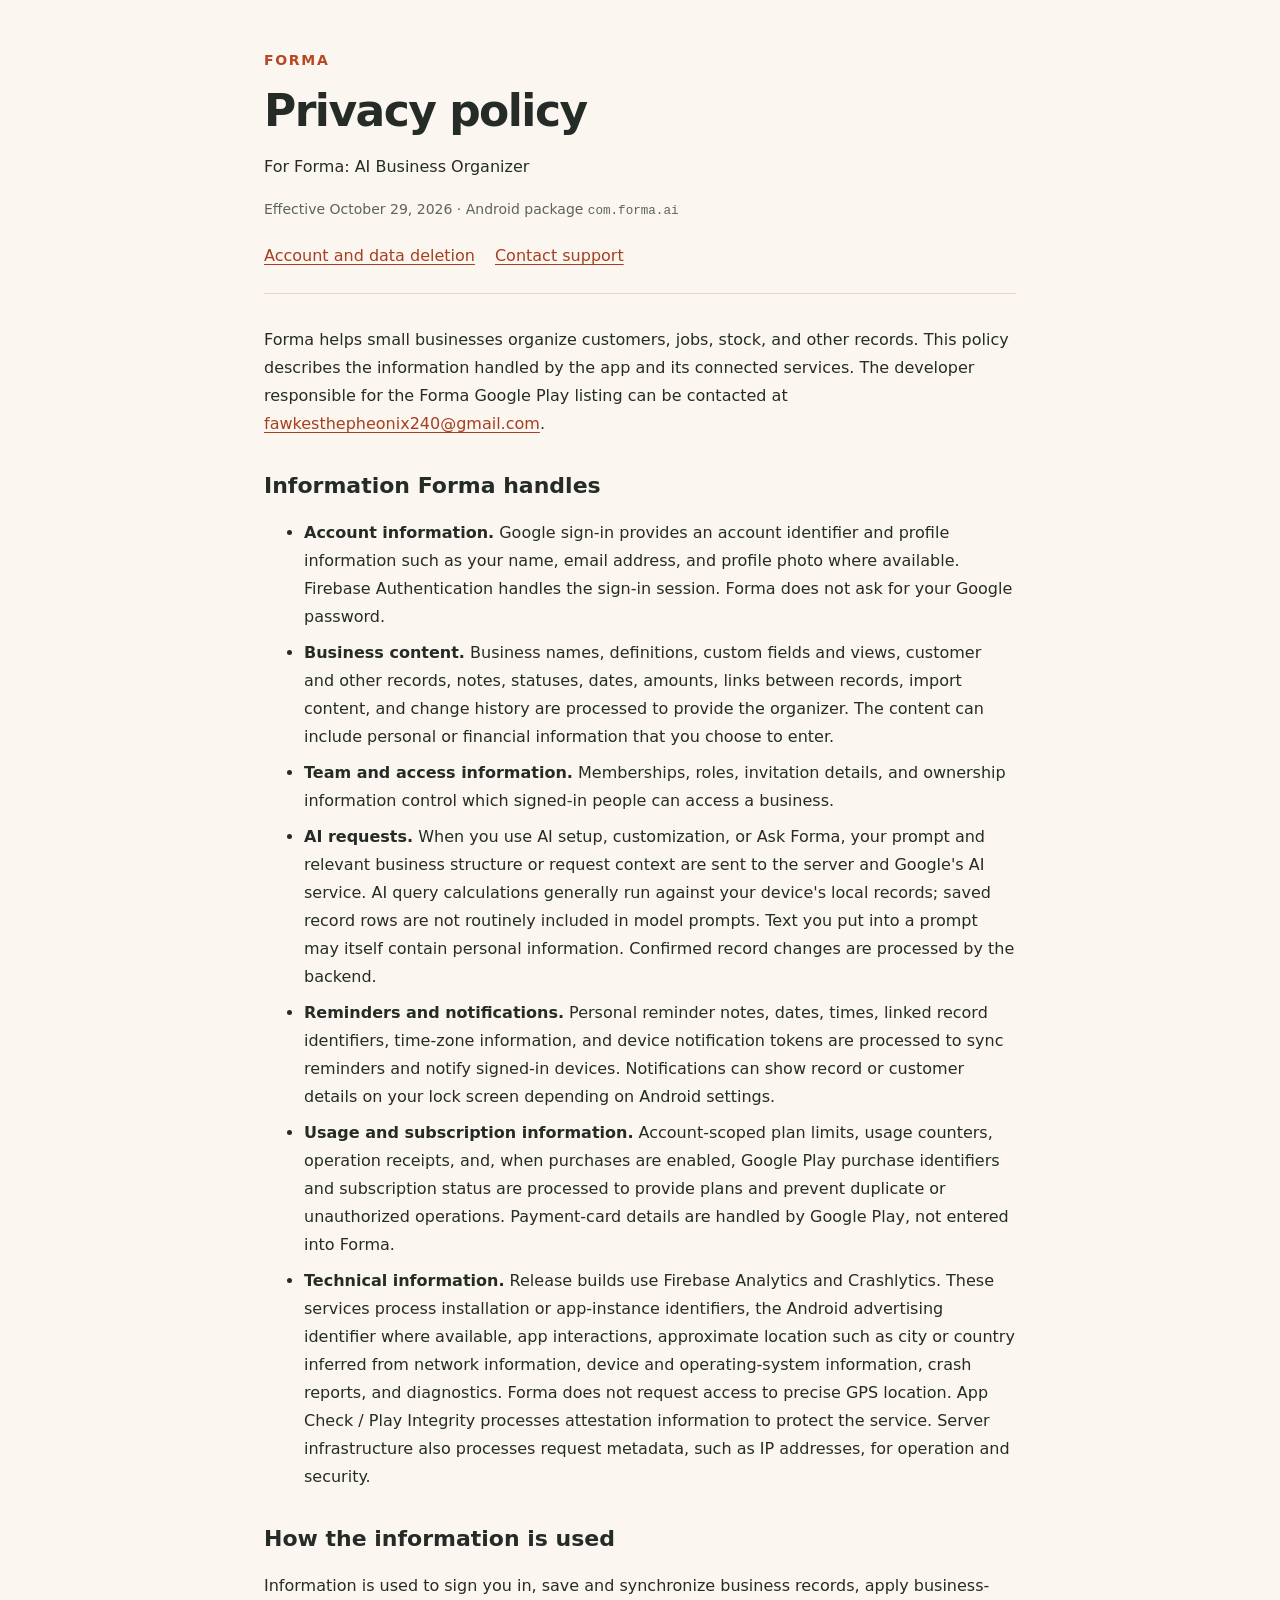
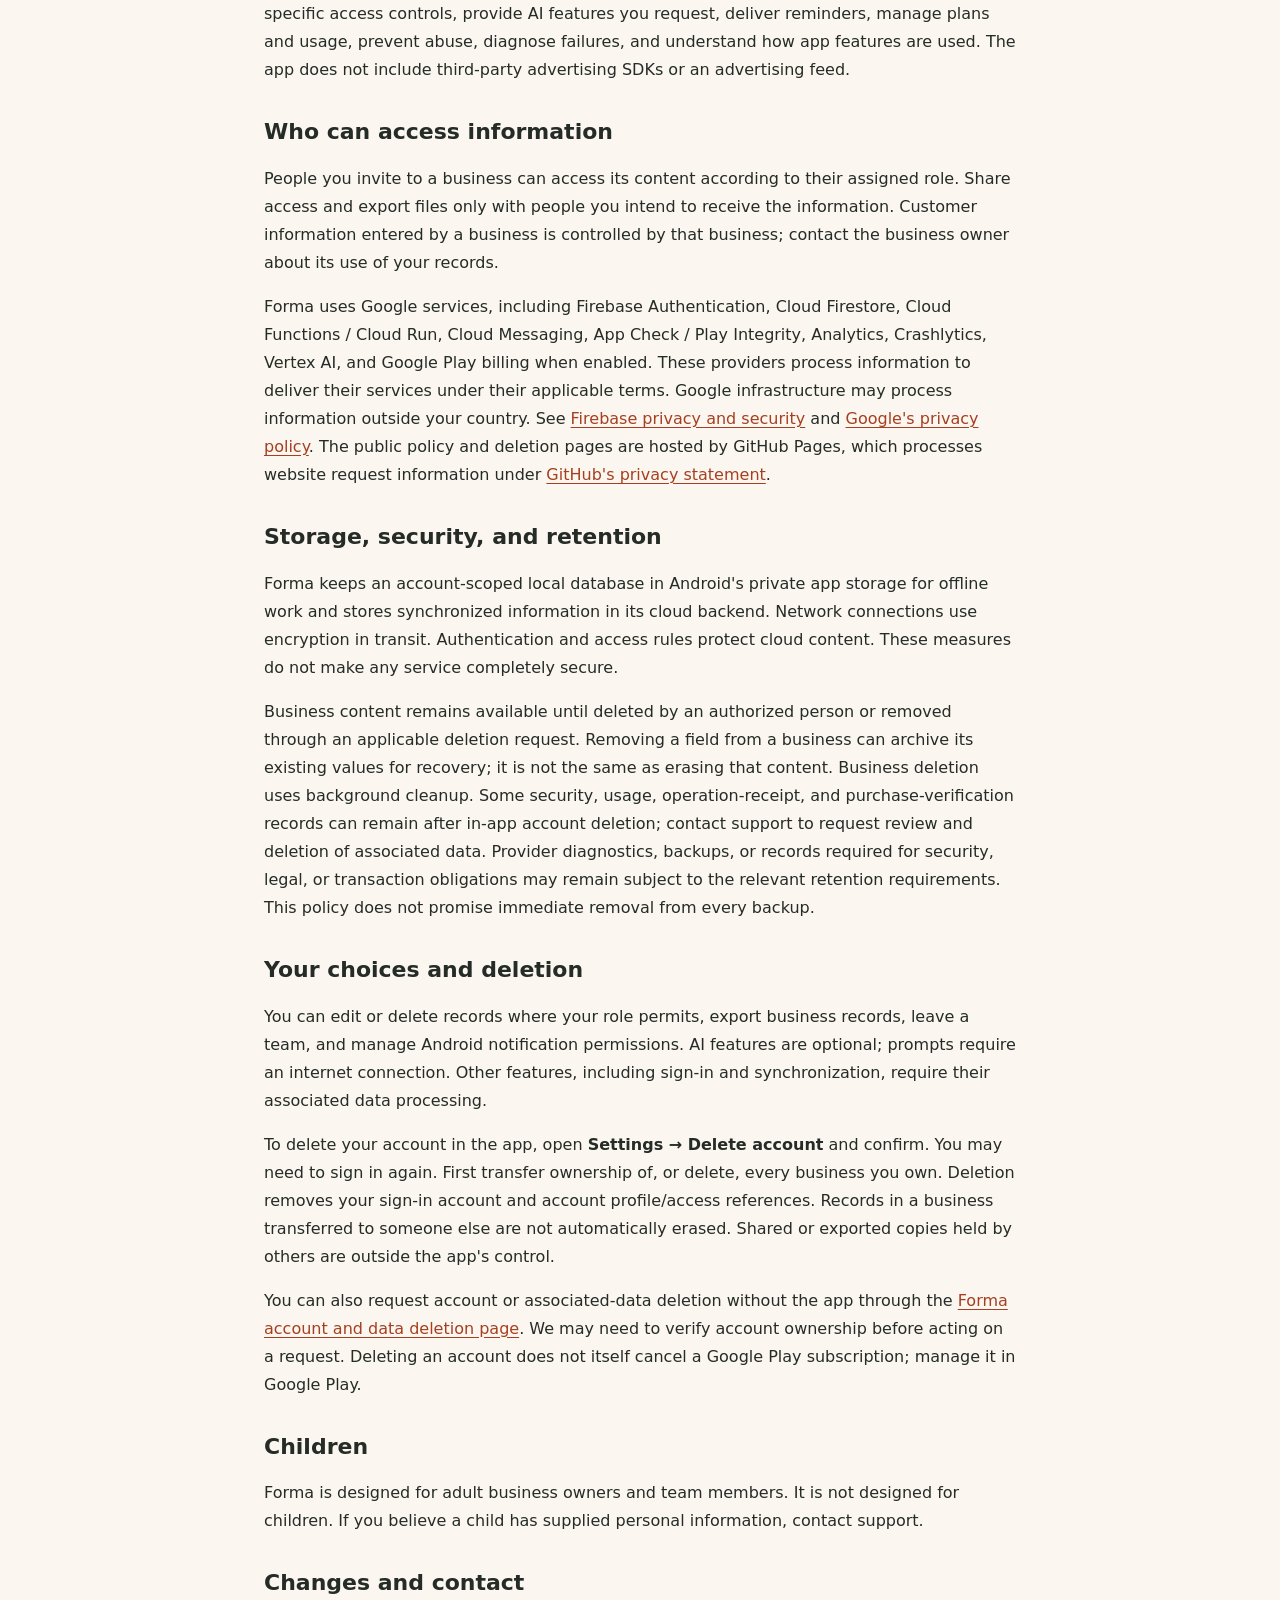
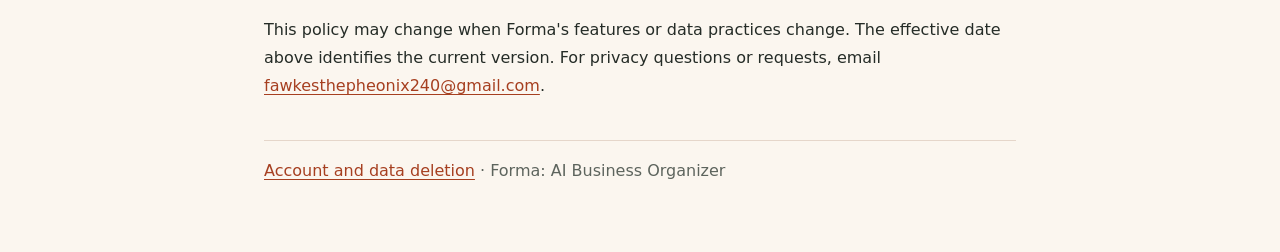
<file: index.html>
<!doctype html><html lang="en"><head><meta charset="utf-8"><meta name="viewport" content="width=device-width,initial-scale=1"><meta name="description" content="Privacy policy for Forma: AI Business Organizer."><title>Forma Privacy Policy</title><link rel="stylesheet" href="style.css"></head><body><main>
<header><div class="brand">FORMA</div><h1>Privacy policy</h1><p>For Forma: AI Business Organizer</p><p class="meta">Effective October 29, 2026 · Android package <code>com.forma.ai</code></p><nav><a href="delete-account.html">Account and data deletion</a><a href="mailto:fawkesthepheonix240@gmail.com">Contact support</a></nav></header>
<p>Forma helps small businesses organize customers, jobs, stock, and other records. This policy describes the information handled by the app and its connected services. The developer responsible for the Forma Google Play listing can be contacted at <a href="mailto:fawkesthepheonix240@gmail.com">fawkesthepheonix240@gmail.com</a>.</p>
<h2>Information Forma handles</h2><ul>
<li><strong>Account information.</strong> Google sign-in provides an account identifier and profile information such as your name, email address, and profile photo where available. Firebase Authentication handles the sign-in session. Forma does not ask for your Google password.</li>
<li><strong>Business content.</strong> Business names, definitions, custom fields and views, customer and other records, notes, statuses, dates, amounts, links between records, import content, and change history are processed to provide the organizer. The content can include personal or financial information that you choose to enter.</li>
<li><strong>Team and access information.</strong> Memberships, roles, invitation details, and ownership information control which signed-in people can access a business.</li>
<li><strong>AI requests.</strong> When you use AI setup, customization, or Ask Forma, your prompt and relevant business structure or request context are sent to the server and Google's AI service. AI query calculations generally run against your device's local records; saved record rows are not routinely included in model prompts. Text you put into a prompt may itself contain personal information. Confirmed record changes are processed by the backend.</li>
<li><strong>Reminders and notifications.</strong> Personal reminder notes, dates, times, linked record identifiers, time-zone information, and device notification tokens are processed to sync reminders and notify signed-in devices. Notifications can show record or customer details on your lock screen depending on Android settings.</li>
<li><strong>Usage and subscription information.</strong> Account-scoped plan limits, usage counters, operation receipts, and, when purchases are enabled, Google Play purchase identifiers and subscription status are processed to provide plans and prevent duplicate or unauthorized operations. Payment-card details are handled by Google Play, not entered into Forma.</li>
<li><strong>Technical information.</strong> Release builds use Firebase Analytics and Crashlytics. These services process installation or app-instance identifiers, the Android advertising identifier where available, app interactions, approximate location such as city or country inferred from network information, device and operating-system information, crash reports, and diagnostics. Forma does not request access to precise GPS location. App Check / Play Integrity processes attestation information to protect the service. Server infrastructure also processes request metadata, such as IP addresses, for operation and security.</li></ul>
<h2>How the information is used</h2><p>Information is used to sign you in, save and synchronize business records, apply business-specific access controls, provide AI features you request, deliver reminders, manage plans and usage, prevent abuse, diagnose failures, and understand how app features are used. The app does not include third-party advertising SDKs or an advertising feed.</p>
<h2>Who can access information</h2><p>People you invite to a business can access its content according to their assigned role. Share access and export files only with people you intend to receive the information. Customer information entered by a business is controlled by that business; contact the business owner about its use of your records.</p><p>Forma uses Google services, including Firebase Authentication, Cloud Firestore, Cloud Functions / Cloud Run, Cloud Messaging, App Check / Play Integrity, Analytics, Crashlytics, Vertex AI, and Google Play billing when enabled. These providers process information to deliver their services under their applicable terms. Google infrastructure may process information outside your country. See <a href="https://firebase.google.com/support/privacy">Firebase privacy and security</a> and <a href="https://policies.google.com/privacy">Google's privacy policy</a>. The public policy and deletion pages are hosted by GitHub Pages, which processes website request information under <a href="https://docs.github.com/en/site-policy/privacy-policies/github-general-privacy-statement">GitHub's privacy statement</a>.</p>
<h2>Storage, security, and retention</h2><p>Forma keeps an account-scoped local database in Android's private app storage for offline work and stores synchronized information in its cloud backend. Network connections use encryption in transit. Authentication and access rules protect cloud content. These measures do not make any service completely secure.</p><p>Business content remains available until deleted by an authorized person or removed through an applicable deletion request. Removing a field from a business can archive its existing values for recovery; it is not the same as erasing that content. Business deletion uses background cleanup. Some security, usage, operation-receipt, and purchase-verification records can remain after in-app account deletion; contact support to request review and deletion of associated data. Provider diagnostics, backups, or records required for security, legal, or transaction obligations may remain subject to the relevant retention requirements. This policy does not promise immediate removal from every backup.</p>
<h2>Your choices and deletion</h2><p>You can edit or delete records where your role permits, export business records, leave a team, and manage Android notification permissions. AI features are optional; prompts require an internet connection. Other features, including sign-in and synchronization, require their associated data processing.</p><p>To delete your account in the app, open <strong>Settings → Delete account</strong> and confirm. You may need to sign in again. First transfer ownership of, or delete, every business you own. Deletion removes your sign-in account and account profile/access references. Records in a business transferred to someone else are not automatically erased. Shared or exported copies held by others are outside the app's control.</p><p>You can also request account or associated-data deletion without the app through the <a href="delete-account.html">Forma account and data deletion page</a>. We may need to verify account ownership before acting on a request. Deleting an account does not itself cancel a Google Play subscription; manage it in Google Play.</p>
<h2>Children</h2><p>Forma is designed for adult business owners and team members. It is not designed for children. If you believe a child has supplied personal information, contact support.</p>
<h2>Changes and contact</h2><p>This policy may change when Forma's features or data practices change. The effective date above identifies the current version. For privacy questions or requests, email <a href="mailto:fawkesthepheonix240@gmail.com">fawkesthepheonix240@gmail.com</a>.</p><footer><a href="delete-account.html">Account and data deletion</a> · Forma: AI Business Organizer</footer>
</main></body></html>
</file>
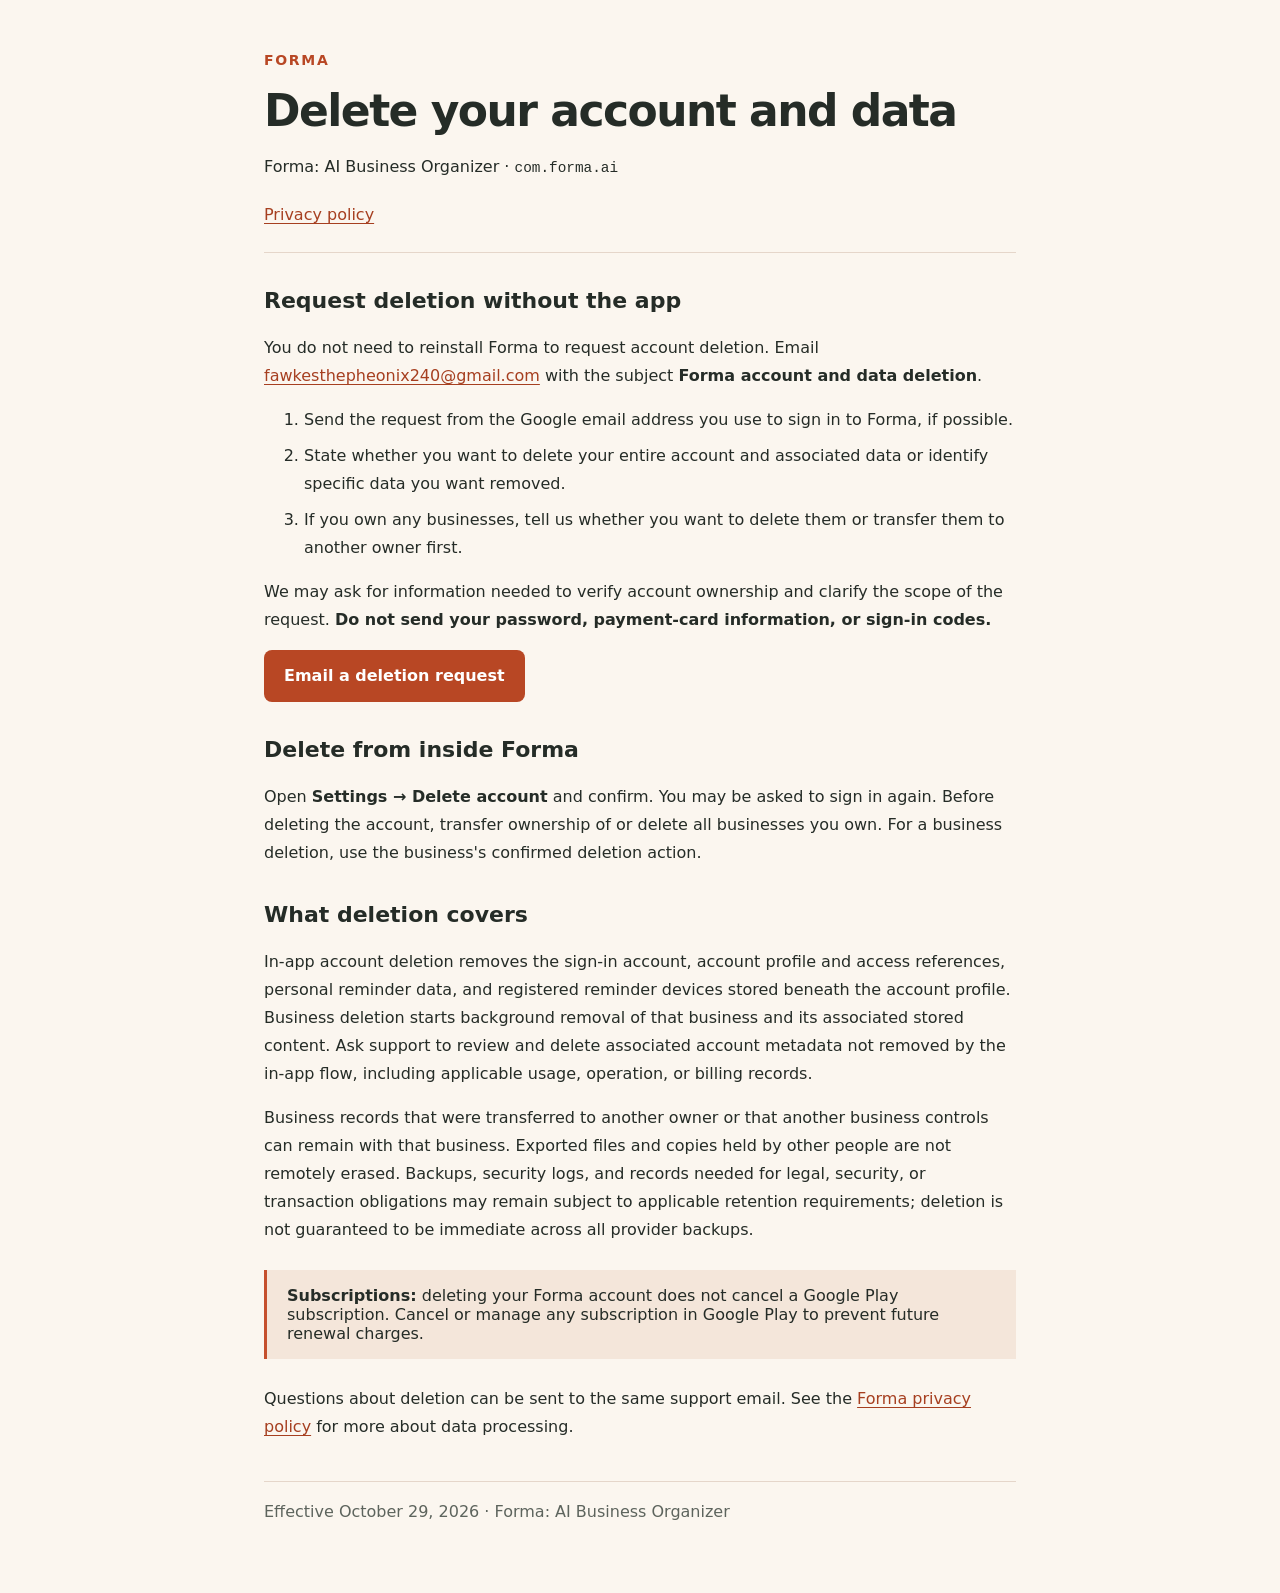
<file: delete-account.html>
<!doctype html><html lang="en"><head><meta charset="utf-8"><meta name="viewport" content="width=device-width,initial-scale=1"><meta name="description" content="Request deletion of your Forma account and associated data without reinstalling the app."><title>Delete your Forma account and data</title><link rel="stylesheet" href="style.css"></head><body><main>
<header><div class="brand">FORMA</div><h1>Delete your account and data</h1><p>Forma: AI Business Organizer · <code>com.forma.ai</code></p><nav><a href="index.html">Privacy policy</a></nav></header>
<h2>Request deletion without the app</h2><p>You do not need to reinstall Forma to request account deletion. Email <a href="mailto:fawkesthepheonix240@gmail.com?subject=Forma%20account%20and%20data%20deletion">fawkesthepheonix240@gmail.com</a> with the subject <strong>Forma account and data deletion</strong>.</p><ol><li>Send the request from the Google email address you use to sign in to Forma, if possible.</li><li>State whether you want to delete your entire account and associated data or identify specific data you want removed.</li><li>If you own any businesses, tell us whether you want to delete them or transfer them to another owner first.</li></ol><p>We may ask for information needed to verify account ownership and clarify the scope of the request. <strong>Do not send your password, payment-card information, or sign-in codes.</strong></p><p><a class="button" href="mailto:fawkesthepheonix240@gmail.com?subject=Forma%20account%20and%20data%20deletion">Email a deletion request</a></p>
<h2>Delete from inside Forma</h2><p>Open <strong>Settings → Delete account</strong> and confirm. You may be asked to sign in again. Before deleting the account, transfer ownership of or delete all businesses you own. For a business deletion, use the business's confirmed deletion action.</p>
<h2>What deletion covers</h2><p>In-app account deletion removes the sign-in account, account profile and access references, personal reminder data, and registered reminder devices stored beneath the account profile. Business deletion starts background removal of that business and its associated stored content. Ask support to review and delete associated account metadata not removed by the in-app flow, including applicable usage, operation, or billing records.</p><p>Business records that were transferred to another owner or that another business controls can remain with that business. Exported files and copies held by other people are not remotely erased. Backups, security logs, and records needed for legal, security, or transaction obligations may remain subject to applicable retention requirements; deletion is not guaranteed to be immediate across all provider backups.</p>
<div class="notice"><strong>Subscriptions:</strong> deleting your Forma account does not cancel a Google Play subscription. Cancel or manage any subscription in Google Play to prevent future renewal charges.</div>
<p>Questions about deletion can be sent to the same support email. See the <a href="index.html">Forma privacy policy</a> for more about data processing.</p><footer>Effective October 29, 2026 · Forma: AI Business Organizer</footer>
</main></body></html>
</file>
<file: style.css>
:root{color-scheme:light;font-family:system-ui,-apple-system,BlinkMacSystemFont,"Segoe UI",sans-serif;background:#fbf6ef;color:#252c27}*{box-sizing:border-box}body{margin:0}main{max-width:800px;margin:auto;padding:52px 24px 72px}header{border-bottom:1px solid #e5d6ca;padding-bottom:28px;margin-bottom:32px}.brand{color:#b84724;font-weight:750;letter-spacing:.12em;font-size:14px}h1{font-size:clamp(32px,6vw,44px);line-height:1.12;letter-spacing:-.035em;margin:18px 0}h2{font-size:22px;line-height:1.3;margin-top:34px}p,li{font-size:16px;line-height:1.75}li{margin:8px 0}.meta{color:#5d645d;font-size:14px}a{color:#a63f20;text-underline-offset:3px}nav{display:flex;flex-wrap:wrap;gap:20px;margin-top:24px}.notice{background:#f4e6da;border-left:3px solid #c5502d;padding:16px 20px;margin:26px 0}.button{display:inline-block;background:#b84724;color:#fff;padding:12px 20px;text-decoration:none;border-radius:8px;font-weight:650}footer{border-top:1px solid #e5d6ca;margin-top:40px;padding-top:20px;color:#5d645d}code{font-size:.9em;overflow-wrap:anywhere}
</file>
